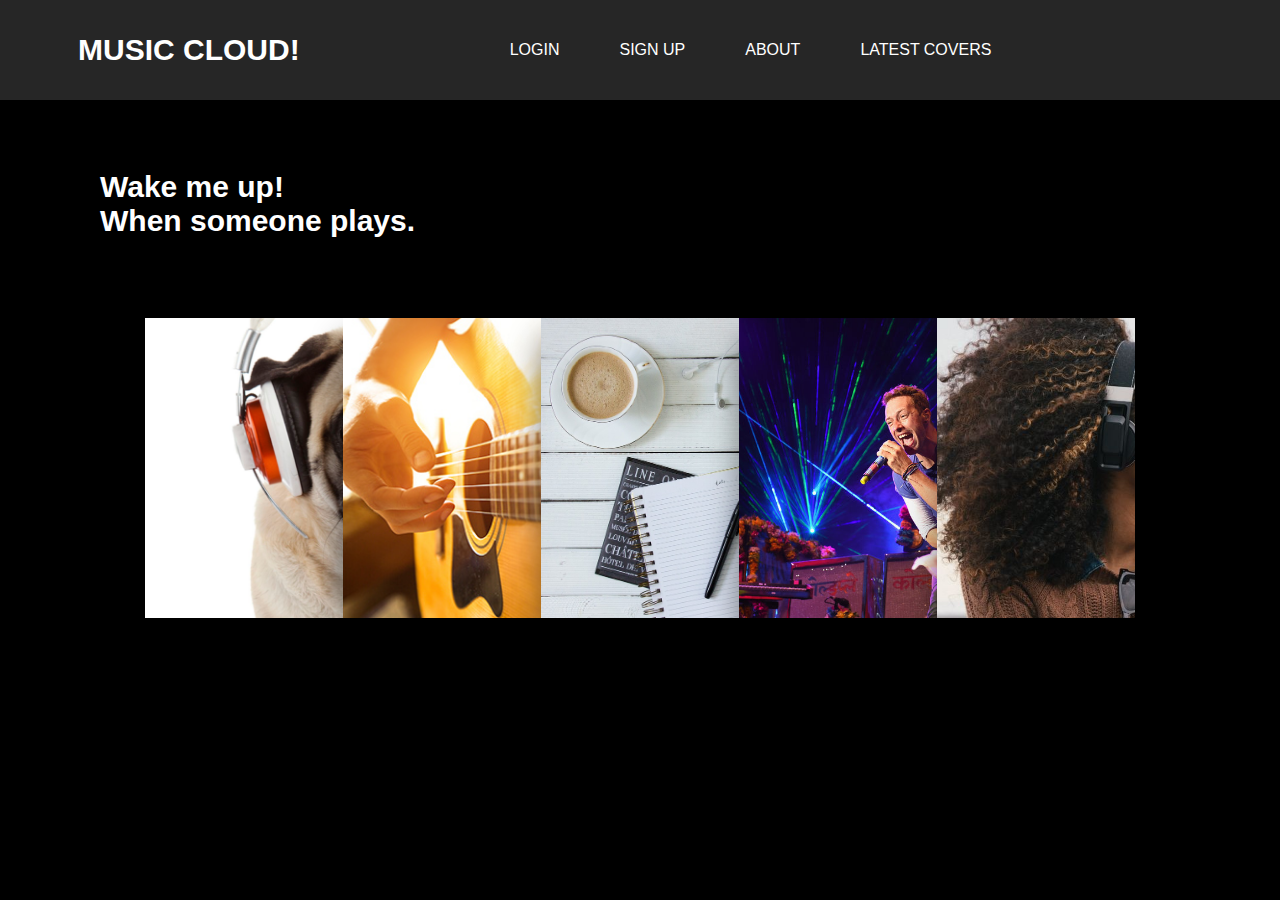
<file: index.html>
<!DOCTYPE html>
<head>
    <link rel="stylesheet" href="style.css">
    <meta lang="en-US" />
    <meta charset="utf-8" />
    <title>Music</title>
</head>
<body>
<div class="navbar">
        <div class="container">
            <ul>
                <li><a id="list1" href="index.html"><b>MUSIC CLOUD!</b></a></li>
                <li><a id="list"href="log.html">LOGIN</a></li>
                <li><a id="list"href="SignIn.html">SIGN UP</a></li>
                <li><a id="list"href="about.html">ABOUT</a></li>
                <li><a id="list"href="Latest.html">LATEST COVERS</a></li>
            </ul>
        </div>
    </div>

<p class="welcome-text">
    <b>Wake me up!<br>When someone plays.</b></p>
    <div class="accordion">
        <div class="box a1">
            <div class="image_1">
                <div class="text">
                    <h2>Feel It</h2>
                    <p>
                        Who hears music, feels his solitude
Peopled at once.
                    </p>
                </div>
            </div>
        </div>
        <div class="box a2">
            <div class="image_2">
            </div>
        </div>
        <div class="box a3">
            <div class="image_3">
            </div>
        </div>
        <div class="box a4">
            <div class="image_4">
                <div class="text">
                    <h2>Coldplay</h2>
                    <p>
                        We will be glowing in the dark.
                    </p>
                </div>
            </div>
        </div>
        <div class="box a5">
            <div class="image_5">
            </div>
        </div>

    </div>
   
   
</body>

</html>
</file>
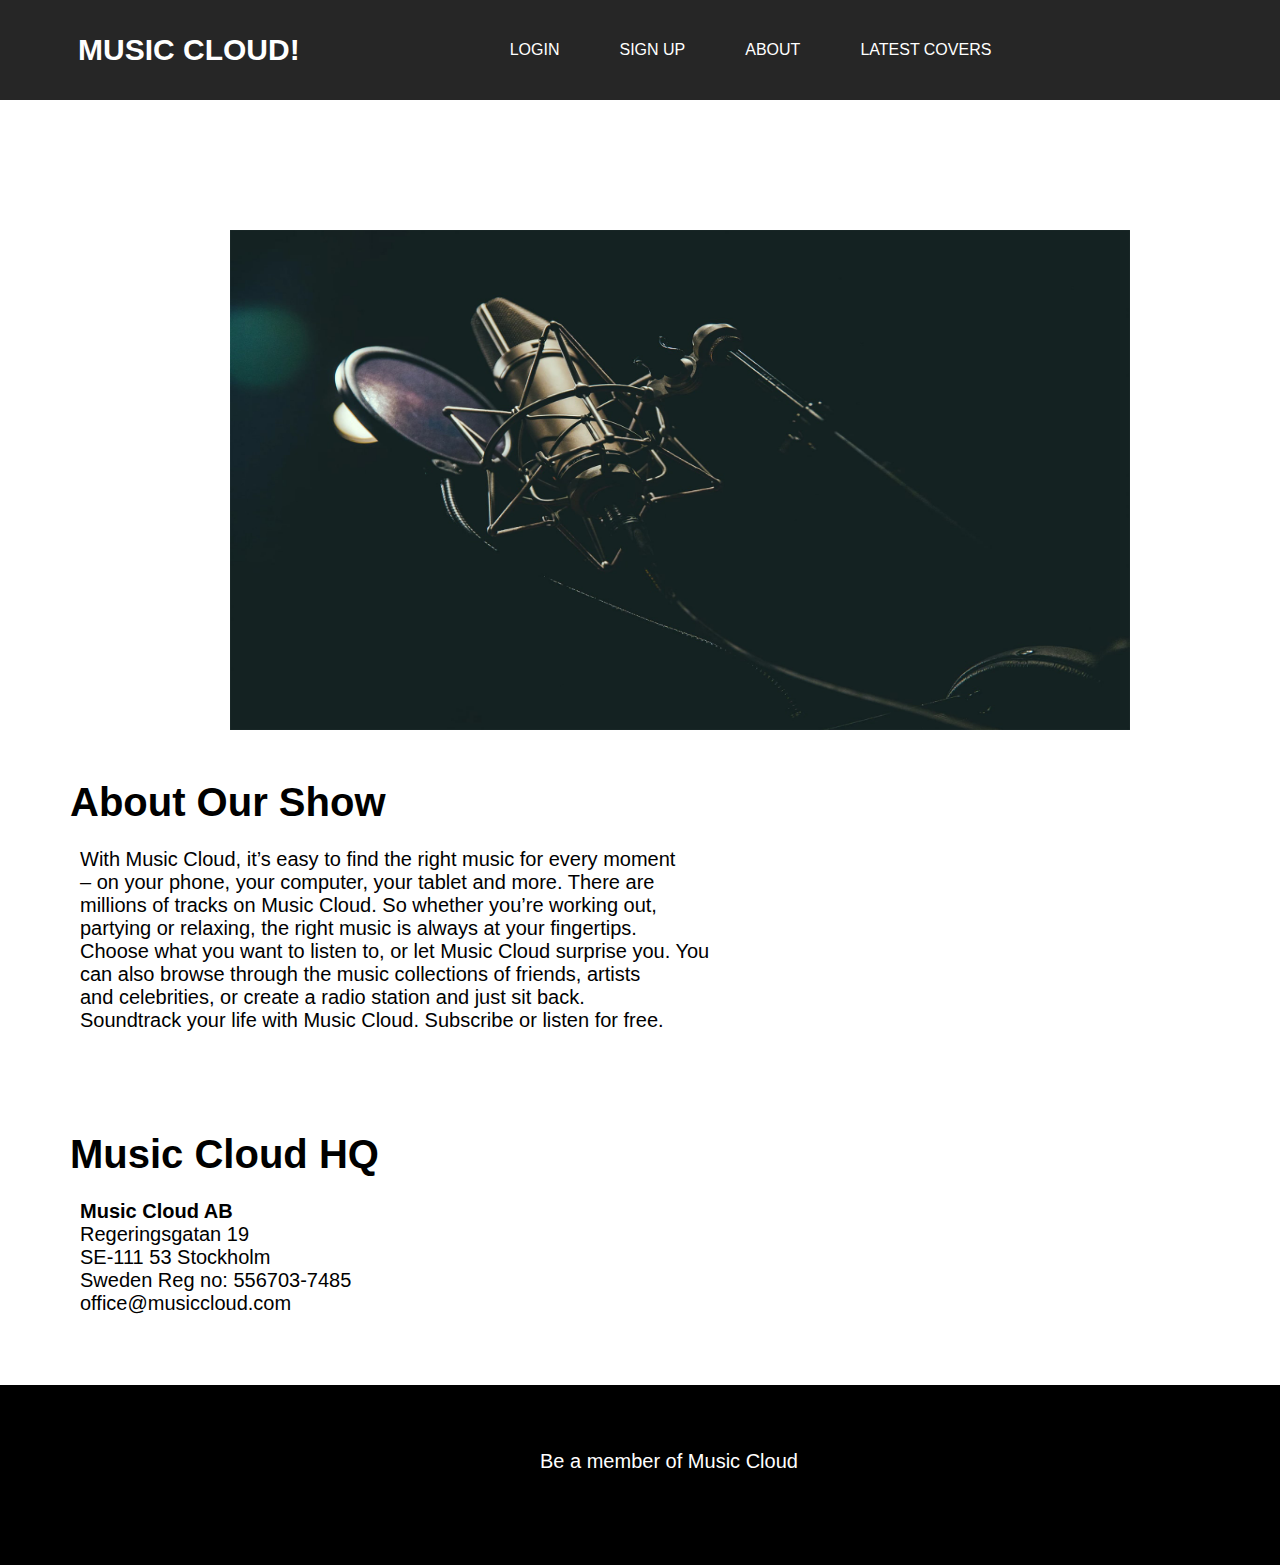
<file: about.html>
<html>
<head>
    <link rel="stylesheet" href="about.css">
    <meta lang="en-US" />
    <meta charset="utf-8" />
    </head>
    <body>
  <div class="navbar">
        <div class="container">
            <ul>
                <li><a id="list1" href="index.html"><b>MUSIC CLOUD!</b></a></li>
                <li><a id="list"href="log.html">LOGIN</a></li>
                <li><a id="list"href="SignIn.html">SIGN UP</a></li>
                <li><a id="list"href="about.html">ABOUT</a></li>
                <li><a id="list"href="Latest.html">LATEST COVERS</a></li>
            </ul>
        </div>
    </div>
          <div class="pic-container">
            <img src="2.jpg" width="900px" height="500px">
            </div>
    <div class="abt">
        <b>About Our Show</b>
        <div class="text">
            <br>
          With Music Cloud, it’s easy to find the right music for every moment <br>– on your phone, your computer, your tablet and more.

       There are <br>millions of tracks on Music Cloud. So whether you’re working out,<br> partying or relaxing, the right music is always at your fingertips.<br> Choose what you want to listen to, or let Music Cloud surprise you.

      You <br>can also browse through the music collections of friends, artists<br> and celebrities, or create a radio station and just sit back.<br>

     Soundtrack your life with Music Cloud. Subscribe or listen for free.
        </div>
        </div>
        
         <div class="abt">
        <b>Music Cloud HQ</b>
        <div class="text">
            <br>
            <b>Music Cloud AB</b><br>
         Regeringsgatan 19<br>
         SE-111 53 Stockholm<br>
         Sweden
        Reg no: 556703-7485<br>
        office@musiccloud.com
        </div>
        </div>
        
        
        
        
<footer>
<p>Be a member of Music Cloud</p>
</footer>
    </body>
</html>
</file>
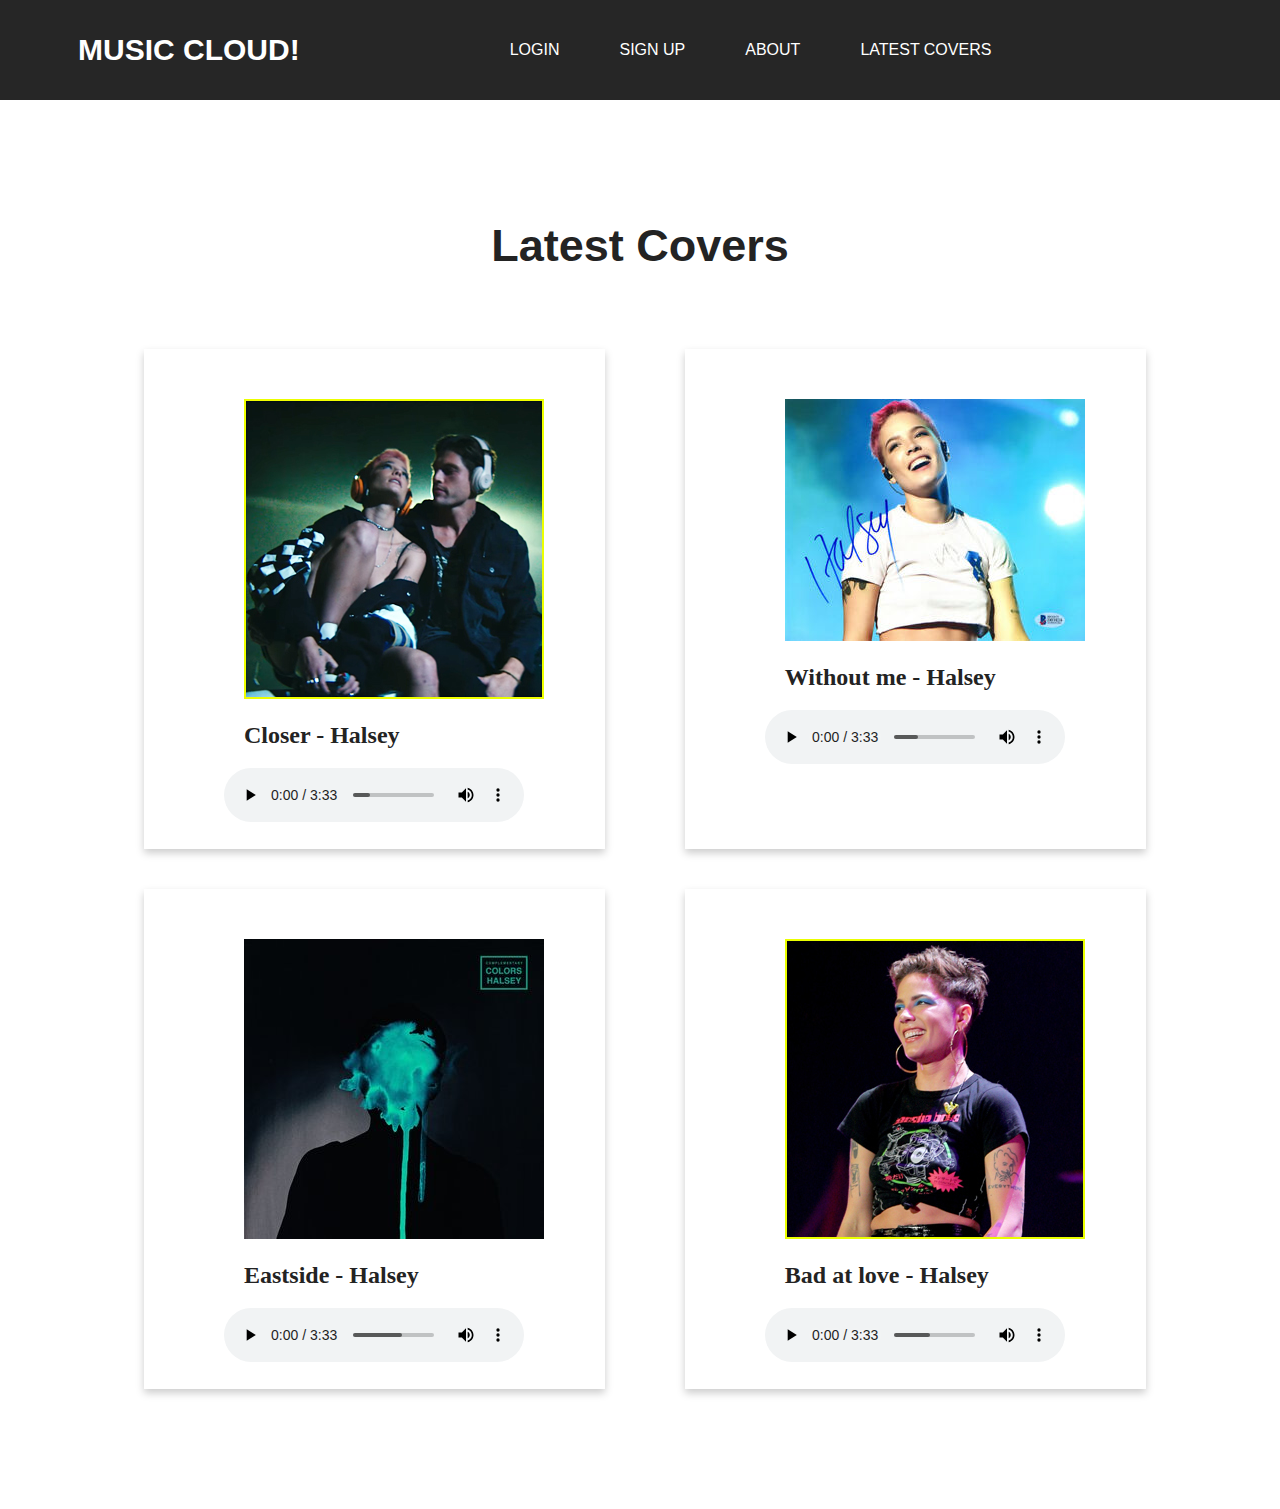
<file: Latest.html>
<html>
<head>
    <link rel="stylesheet" href="Latest.css">
    <meta lang="en-US" />
    <meta charset="utf-8" />
    </head>
<body>
     <div class="navbar">
        <div class="container">
            <ul>
                <li><a id="list1" href="index.html"><b>MUSIC CLOUD!</b></a></li>
                <li><a id="list"href="log.html">LOGIN</a></li>
                <li><a id="list"href="SignIn.html">SIGN UP</a></li>
                <li><a id="list"href="about.html">ABOUT</a></li>
                <li><a id="list"href="Latest.html">LATEST COVERS</a></li>
            </ul>
        </div>
    </div>
     <div class="text">
        <p><center><h2>Latest Covers</h2></center></p>
    </div>
        <div class="page">    

    <div class="music-area-con">
        <div class="music-area">
            <div style="margin-left: 100px; margin-top: 50px;">
              <img src="halsey1.jpg" alt="">
            </div>
              <h2 class="alb">Closer - Halsey</h2>
            <div>
                <audio preload="auto" controls style="margin-left: 80px">
                  <source src="Sia%20-%20Cheap%20Thrills.mp3">
                </audio>
              </div>
        </div>
    <div class="music-area area2">
            <div style="margin-left: 100px; margin-top: 50px;">
              <img src="halsey.jpg" alt="">
            </div>
              <h2 class="alb">Without me - Halsey</h2>
            <div>
                <audio preload="auto" controls style="margin-left: 80px">
                  <source src="Sia%20-%20Cheap%20Thrills.mp3">
                </audio>
              </div>
    </div>
        
        <div class="music-area">
            <div style="margin-left: 100px; margin-top: 50px;">
              <img src="halsey3.jpg" alt="">
            </div>
              <h2 class="alb">Eastside - Halsey</h2>
            <div>
                <audio preload="auto" controls style="margin-left: 80px">
                  <source src="Sia%20-%20Cheap%20Thrills.mp3">
                </audio>
              </div>
        </div>
    <div class="music-area area2">
            <div style="margin-left: 100px; margin-top: 50px;">
              <img src="halsey2.jpg" alt="">
            </div>
              <h2 class="alb">Bad at love - Halsey</h2>
            <div>
                <audio preload="auto" controls style="margin-left: 80px;">
                  <source src="Sia%20-%20Cheap%20Thrills.mp3">
                </audio>
              </div>
    </div>
        
    </div>
    </div>
    </body>
</html>
</file>
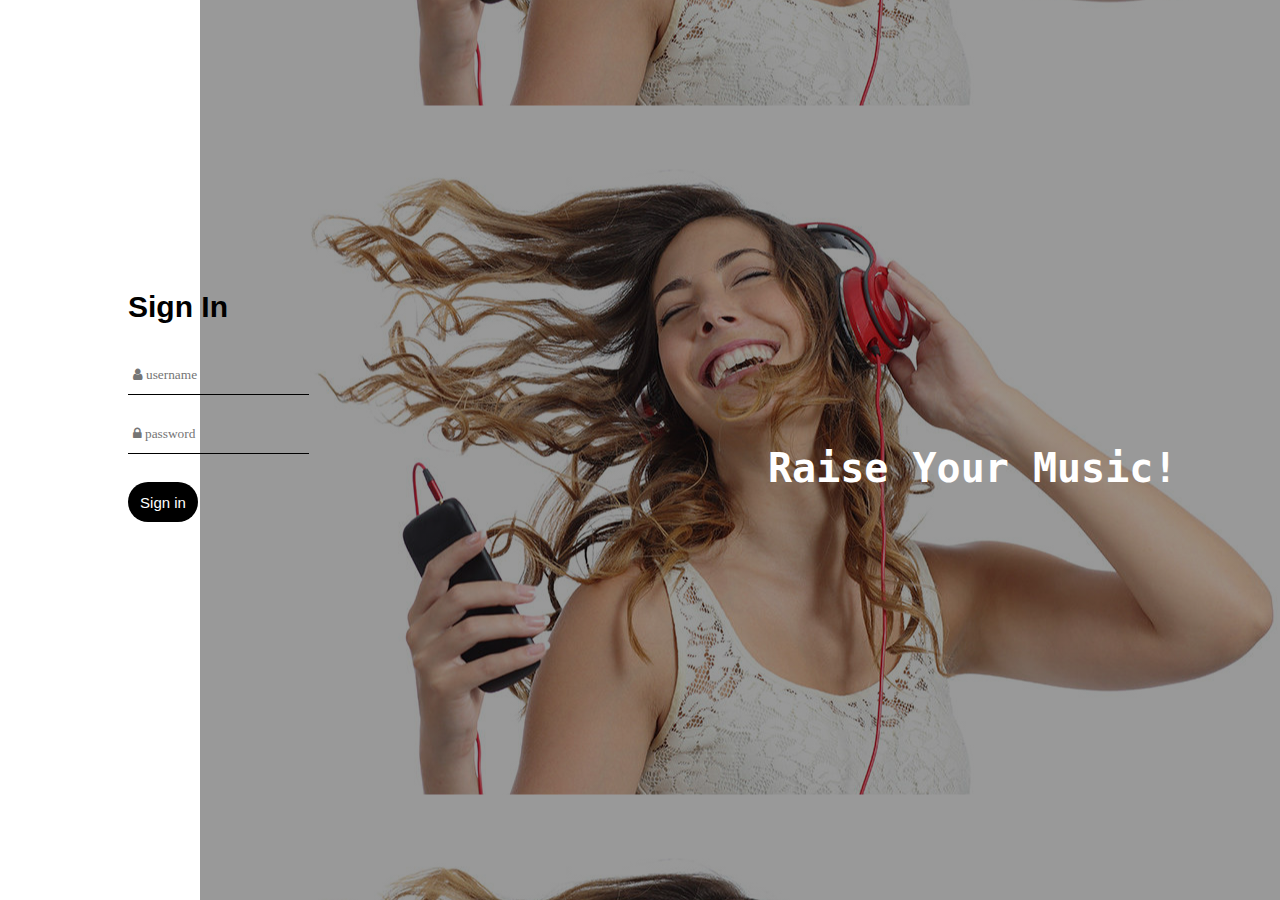
<file: log.html>
<!Doctype html>
<html>
<head>
     <link rel="stylesheet" href="log.css">
     <link rel="stylesheet" href="https://cdnjs.cloudflare.com/ajax/libs/font-awesome/4.7.0/css/font-awesome.min.css">
    <meta lang="en-US" />
    <meta lang="en-US" />
    <meta charset="utf-8" />

<title>Login</title>
    </head>
<body>
  <div id="pic">
      <p><b>Raise Your Music!</b></p>
     </div>
    <div id="main">
        <h1>Sign In</h1>
        <form method="post" id="formm">
    <div id="set">
        <input type="text" name="username" placeholder=" &#xf007; username" required /> 
        </div>
        <div id="set">
        <input type="password" name="password" placeholder=" &#xf023; password" required />        
    </div>
        <b><input id="btn" type="submit" value="Sign in"></b>
        </form>
            </div>
    </body>
</html>
</file>
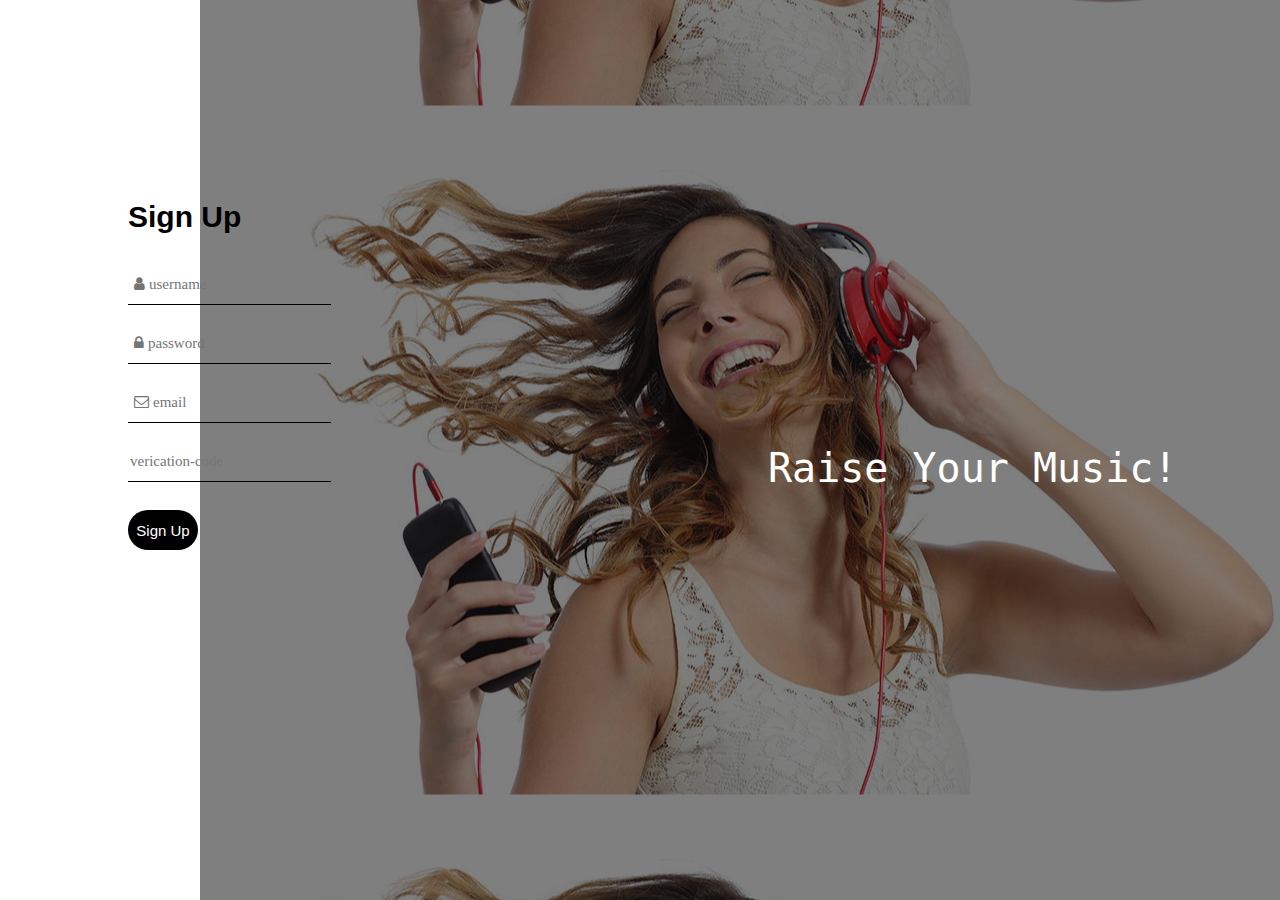
<file: SignIn.html>
<!Doctype html>
<head>
     <link rel="stylesheet" href="SignIn.css">
    <link rel="stylesheet" href="https://cdnjs.cloudflare.com/ajax/libs/font-awesome/4.7.0/css/font-awesome.min.css">
    <meta lang="en-US" />
    <meta charset="utf-8" />
<title>Login</title>
<body>
  <div id="pic">
        <p>Raise Your Music!</p>
     </div>
    <div id="main">
        <h1>Sign Up</h1>
        <form method="post" id="formm">
    <div id="set">
        <input type="text" placeholder=" &#xf007; username" required> 
        </div>
        <div id="set">
        <input type="password" placeholder=" &#xf023; password" required>
        </div>
             <div id="set">
        <input type="text" placeholder=" &#xf003; email" required>
    </div>
         <div id="set">
        <input type="text" placeholder="verication-code" required>
    </div>
        <b><a href=""><input id="btn" type="submit" value="Sign Up"></a></b>
        </form>
    </div>
    </body>
</head>
</html>
</file>
<file: style.css>
@charset "utf-8"; 
body{

    margin: 0;
    padding: 0;
    font-family: 'Exo 2', sans-serif;
    background-color:black;
}
#MAIN
{
   background-image:url(playbase.jpg);
    margin-left: 30%;
    margin-right: 8%;
    margin-top: 17%;
    height: 60vh;
   background-size: cover;
    background-position: center;
    
}
.navbar{
    transition: 2s;
    background-color: #262626;
    width: 100%;
    height: 100px;
    
}
.container{
    width: 80%;
    height: 100%;
    margin: 0 auto;
}
ul{
    margin: 0;
    padding: 0;
    float:left;
}
ul li{
    list-style: none;
    float: left;
}
ul li #list{
    text-transform: uppercase;
    color:#fff;
    padding: 0 30px;
    line-height: 100px;
    height: 100px;
    display: block;
    font-family: arial;
    text-decoration: none;
    position: relative;
    z-index: 1;
}
ul li #list1{
    font-size:30px; 
    text-transform: uppercase;
    color:#fff;
    margin-left:-50px;
    margin-right:180px;
    line-height: 100px;
    height: 100px;
    display: block;
    font-family: 'Exo 2', sans-serif;
    text-decoration: none;
    position: relative;
    z-index: 1;
}
ul li #list1:hover{
    transition: 0.5s;
    color:#f00;
}
ul li #list1{
    transition: 0.5s;
    color:white;
}
ul li #list:before{
    content: "";
    position: absolute;
    top: 0;
    left: 0;
    width: 100%;
    height: 0%;
    background: #f00;
    transition: .5s;
    z-index: -1;
}
ul li #list:hover:before{
    height: 100%;
}
h1
{
    margin-top: 40px;
    margin-left:80px;
    color: white;
    font-family: 'Futura', sans-serif;
    
}
.link a{
  transition: 0.4s;
  color: #ffffff;
  font-size: 20px;
  text-decoration: none;
  padding: 0 10px;
  margin: 0 10px;
}
.link a:hover {
  background-color: #ffffff;
  border-radius: 80px;
  color: #EEA200;
  padding: 5px 10px;
}
#welcome
{
    padding: 0px 10px;
    margin-left:0px;
    color: black;
    font-size: 50px;
    font-family: 'Futura', sans-serif;
}
#bt1
{
    outline: none;
    text-decoration: none;
    padding: 5px 25px;
    color:white;
    border:none;
    width:90px;
    height: 30px;
    margin-left: 20px;
    background-color:#000000;
    font-size:25px;
    text-align: center;
    font-family:sans-serif;
    border-radius: 80px;
     font-weight: 500;
}

#bt2
{
    outline:none;
    text-decoration: none;
    color:#232323;
    border:none;
    margin-left: 5px;
    padding: 5px 25px;
    text-align: center;
    background:white;
    font-family: sans-serif;
    font-size:25px;
    width:100px;
    height: 30px;
     font-weight: 500;
    border-radius: 80px;
}
.accordion {
    max-width: 990px;
    background: rgba(0, 0, 0, 0.10);
    height: 300px;
    margin: 20px auto;
    display: flex;
    box-shadow: 0px 20px 30px rgba(0, 0, 0, 0.47);
    flex-direction: row;
    cursor: pointer;
    margin-bottom: 100px;
}
.box {
       margin-top: 50px;
    position: relative;
    height: 100%;
    flex: 1;
    background-position: left;
    background-size: cover;
    transition: .7s;
    box-shadow: 0px 20px 30px rgba(0, 0, 0, 0.47);
}
.box:hover{
    flex: 7;
    height: 400px;
}
.a1 {
    background-image: url("pug.jpg");
}
.a2 {
    background-image: url("p2.jpg")
}
.a3 {
    background-image: url("p1.jpg");
    color: #fff;
}
.a4 {
    background-image: url("coldplay.jpg");
    color: #fff;
}
.a5 {
    background-image: url("s1.jpg"); 
}
p {
    font-weight: normal;
    font-family: 'Exo 2', sans-serif;
}
.text {
    position: absolute;
    bottom: 0;
    opacity: 0;
    padding: 10px;
}
.box:hover .text{
    opacity:1;
}
h1 {
    width: 250px;
    text-align: center;
    margin: 100px auto 20px auto;
}
@media screen and (max-width: 800px){
    body{
        margin: 0;
    }
    .accordion {
        flex-direction: column;
        height: 700px;
        box-shadow: none;
    }
    .box {
        box-shadow: none;
    }
    .box:hover {
        flex: 7;
    }
}
.welcome-text
{
    margin-top:70px; 
    margin-left: 100px;
    font-size: 30px;
    color:white;
}
</file>
<file: about.css>
@charset "utf-8"; 
body{

    margin: 0;
    padding: 0;
    font-family: 'Futura', sans-serif;
}
.navbar{
    transition: 0.5s;
    background-color: #262626;
    width: 100%;
    height: 100px;
    
}
.container{
    width: 80%;
    height: 100%;
    margin: 0 auto;
}
ul{
    margin: 0;
    padding: 0;
    float:left;
}
ul li{
    list-style: none;
    float: left;
}
ul li #list{
    text-transform: uppercase;
    color:#fff;
    padding: 0 30px;
    line-height: 100px;
    height: 100px;
    display: block;
    font-family: arial;
    text-decoration: none;
    position: relative;
    z-index: 1;
}
ul li #list1{
    font-size:30px; 
    text-transform: uppercase;
    color:#fff;
    margin-left:-50px;
    margin-right:180px;
    line-height: 100px;
    height: 100px;
    display: block;
    font-family: 'Exo 2', sans-serif;
    text-decoration: none;
    position: relative;
    z-index: 1;
}
ul li #list1:hover{
    transition: 0.5s;
    color:#f00;
}
ul li #list1{
    transition: 0.5s;
    color:white;
}
ul li #list:before{
    content: "";
    position: absolute;
    top: 0;
    left: 0;
    width: 100%;
    height: 0%;
    background: #f00;
    transition: .5s;
    z-index: -1;
}
ul li #list:hover:before{
    height: 100%;
}
.abt
{
    padding: 50px 70px;
    font-size:40px;
}
.pic-container
{
    margin-top: 130px;
    margin-left: 230px;
}
.text
{
    font-size: 20px;
    margin-left:10px; 
}
.pic-container p
{
    
    color:red;
}
footer{
    height:180px;
background-color:#000;
margin-right:0;
margin-left:0;
margin-bottom:-20px;
}
footer p
{
    padding: 65px 390px;
    color: white;
    margin-left:150px;
    font-size:20px; 
}
</file>
<file: Latest.css>
@charset "utf-8"; 
body{

    margin: 0;
    padding: 0;
    font-family: 'Futura', sans-serif;
    
}
.navbar{
    transition: 0.5s;
    background-color: #262626;
    width: 100%;
    height: 100px;
    
}
.container{
    width: 80%;
    height: 100%;
    margin: 0 auto;
}
ul{
    margin: 0;
    padding: 0;
    float:left;
}
ul li{
    list-style: none;
    float:left;
}
ul li #list{
    text-transform: uppercase;
    color:#fff;
    padding: 0 30px;
    line-height: 100px;
    height: 100px;
    display: block;
    font-family: arial;
    text-decoration: none;
    position: relative;
    z-index: 1;
}
ul li #list1{
    font-size:30px; 
    text-transform: uppercase;
    color:#fff;
    margin-left:-50px;
    margin-right:180px;
    line-height: 100px;
    height: 100px;
    display: block;
    font-family: 'Exo 2', sans-serif;
    text-decoration: none;
    position: relative;
    z-index: 1;
}
ul li #list1:hover{
    transition: 0.5s;
    color:#f00;
}
ul li #list1{
    transition: 0.5s;
    color:white;
}
ul li #list:before{
    content: "";
    position: absolute;
    top: 0;
    left: 0;
    width: 100%;
    height: 0%;
    background: #f00;
    transition: .5s;
    z-index: -1;
}
ul li #list:hover:before{
    height: 100%;
}
.abt
{
    padding: 50px 70px;
    font-size:40px;
}
.pic-container
{
    margin-top: 130px;
    margin-left: 230px;
}
.alb
{
    margin-left: 100px;
    font-family:serif;
    font-size: 24px;
    color: #232323;
    line-height: 1.4;
    font-weight: 600;
    margin-bottom: 15px;
}
.text
{
  margin-top: 120px;
  font-weight: 400;
  font-size: 30px;
  color: #232323;
}
.music-image
{
    margin-top: 50px;
    margin-left: 100px;
}
.music-area-con
{
    width: 100%;
    height: 1200px;
    float: left;
}

.music-area, .music-area{
    float: left;
    box-shadow: 0px 4px 8px #ccc;
    width: 40%;
    height: 500px;
    margin-left: 80px;
    margin-top: 40px;
}

.area2{
    
    box-sizing: border-box;
}

.page{
    float: left;
    width:90%;
    margin-left: 5%;;
}
</file>
<file: log.css>
@charset "utf-8"; 

body{
    
    padding: 0;
    margin: 0;
}
#pic
{
    background-image:linear-gradient(rgba(0,0,0,0.4),rgba(0,0,0,0.4),rgba(0,0,0,0.4)),url(lg.jpg);
    float:right;
    height: 100vh;
    width:120vh;
    background-position: center;
}
#main
{
    position: absolute;
    top:30%;
    left:10%;
    font-size: 20px;
    margin-bottom: 50px;
    
}
#formm input::placeholder{
    font-family:fontAwesome;
}
#set
{
    width: 100%;
    font-size: 30px;
    margin: 8px 0;
    padding: 8px 0;
    border-bottom:1px solid black;
}
#set input
{
    outline:none;
    border:none;
    background:none;
}
h1
{
    font-size:30px;
    font-family: sans-serif;
}
#btn
{
   height: 40px;
    width:70px;
    border:none;
    font-size: 15px;
    font-family:sans-serif;
    color: white;
     background: black;
    margin-top: 20px;
    border-radius: 80px;
}
p
{
    position: absolute;
    font-size: 40px;
    top:45%;
    left:60%;
    font-family:monospace;
    color:white;
}
</file>
<file: SignIn.css>
@charset "utf-8"; 

body{
    
    padding: 0;
    margin: 0;
}
#pic
{
    background-image:linear-gradient(rgba(0,0,0,0.5),rgba(0,0,0,0.5),rgba(0,0,0,0.5)),url(lg.jpg);
    float:right;
    height: 100vh;
    width:120vh;
    background-position: center;
}
#main
{
    position: absolute;
    top:20%;
    left:10%;
    font-size: 20px;
    margin-bottom: 50px;
    
}
#formm input::placeholder{
    font-family: fontAwesome;
}
#set
{
    width: 100%;
    font-size: 30px;
    margin: 8px 0;
    padding: 8px 0;
    border-bottom:1px solid black;
}
#set input
{
    outline:none;
    border:none;
    background:none;
    font-size: 15px;
    font-family:sans-serif;
    font-weight: 100;
}
h1
{
    font-size:30px;
    font-family: sans-serif;
}
#btn
{
    height: 40px;
    width:70px;
    border:none;
    font-size: 15px;
    font-family:sans-serif;
    color: white;
     background: black;
    margin-top: 20px;
    border-radius: 80px;

}
#btn1
{
    border:none;
    font-size: 15px;
    font-family:sans-serif;
    color: black;
     background: none;
     height: 40px;
    width:70px;
    margin-top: 20px;
    margin-left:20px;
}

#btn1:hover
{
    border:none;
    font-size: 15px;
    font-family:sans-serif;
    color: white;
     background: black;
     height: 40px;
    width:70px;
    margin-top: 20px;
    border-radius: 80px;
}
p
{
    position: absolute;
    font-size: 40px;
    top:45%;
    left:60%;
    font-family:monospace;
    color:white;
}
</file>
